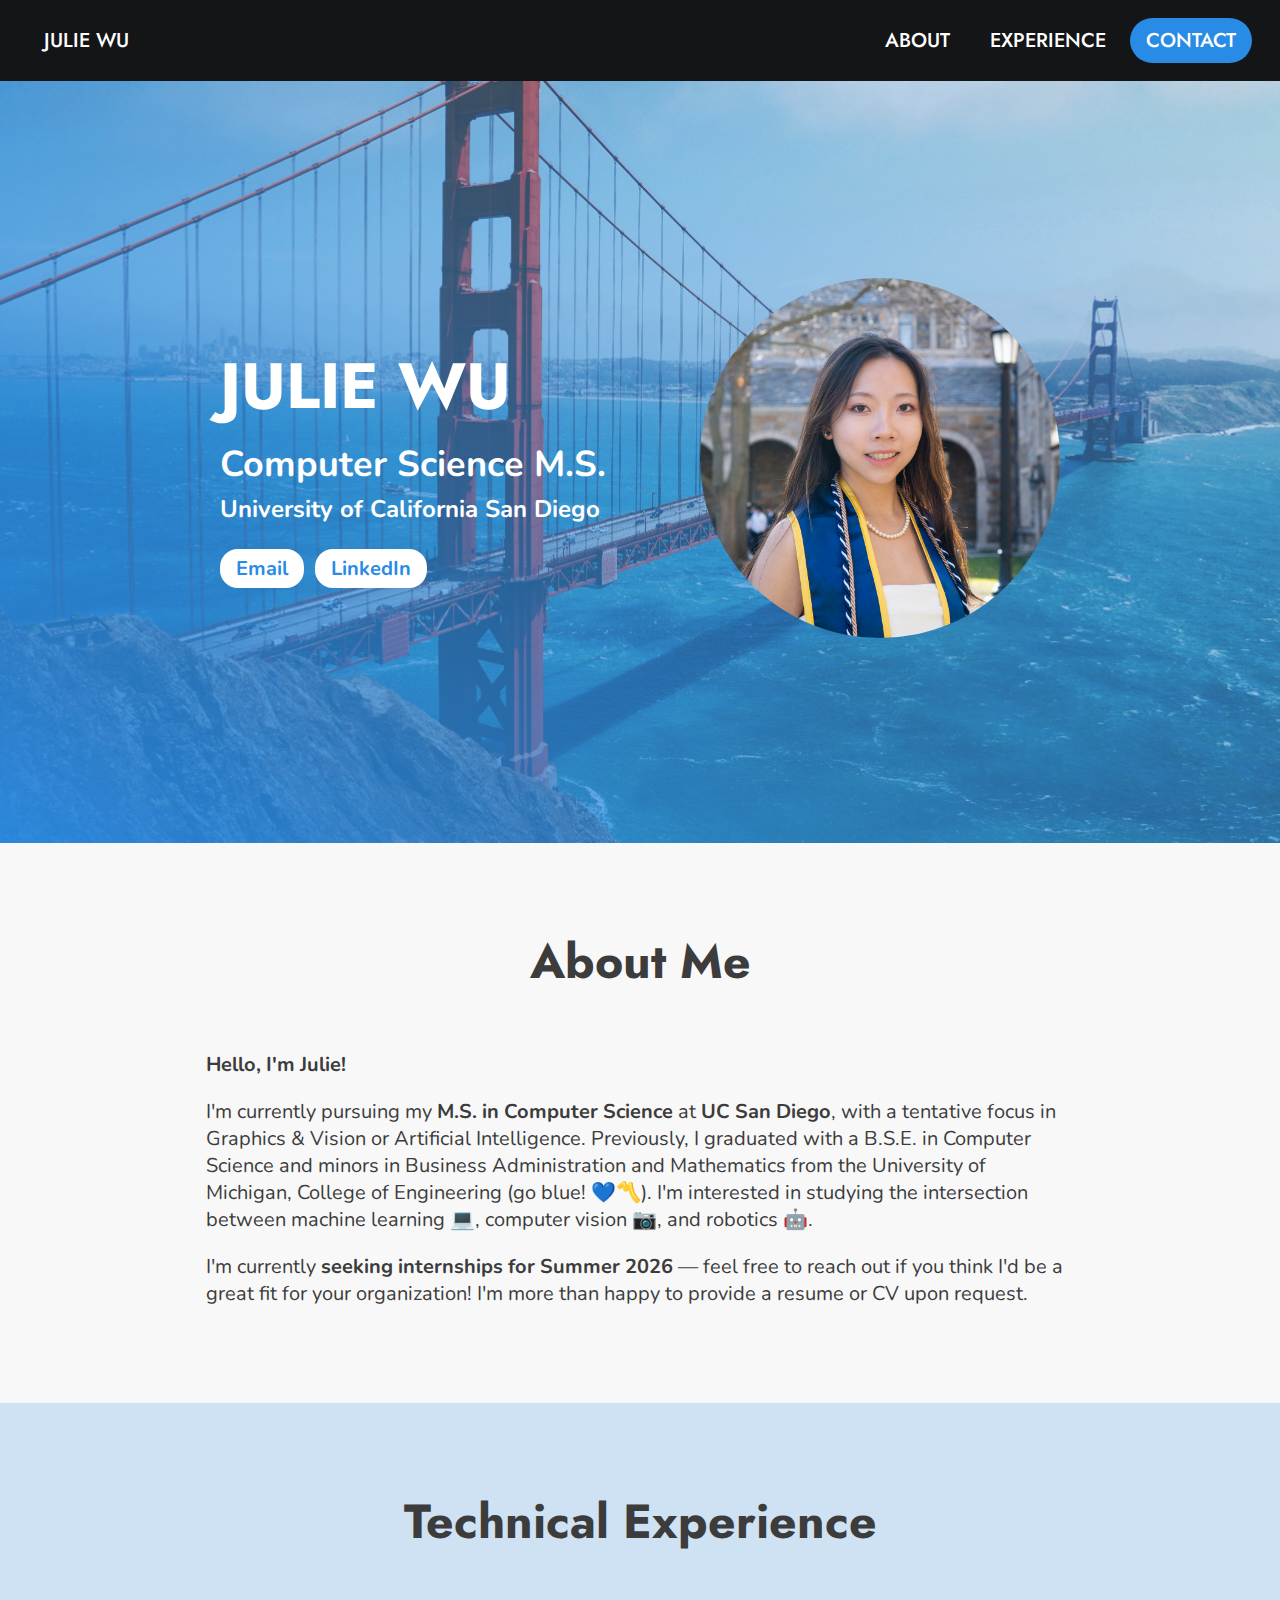
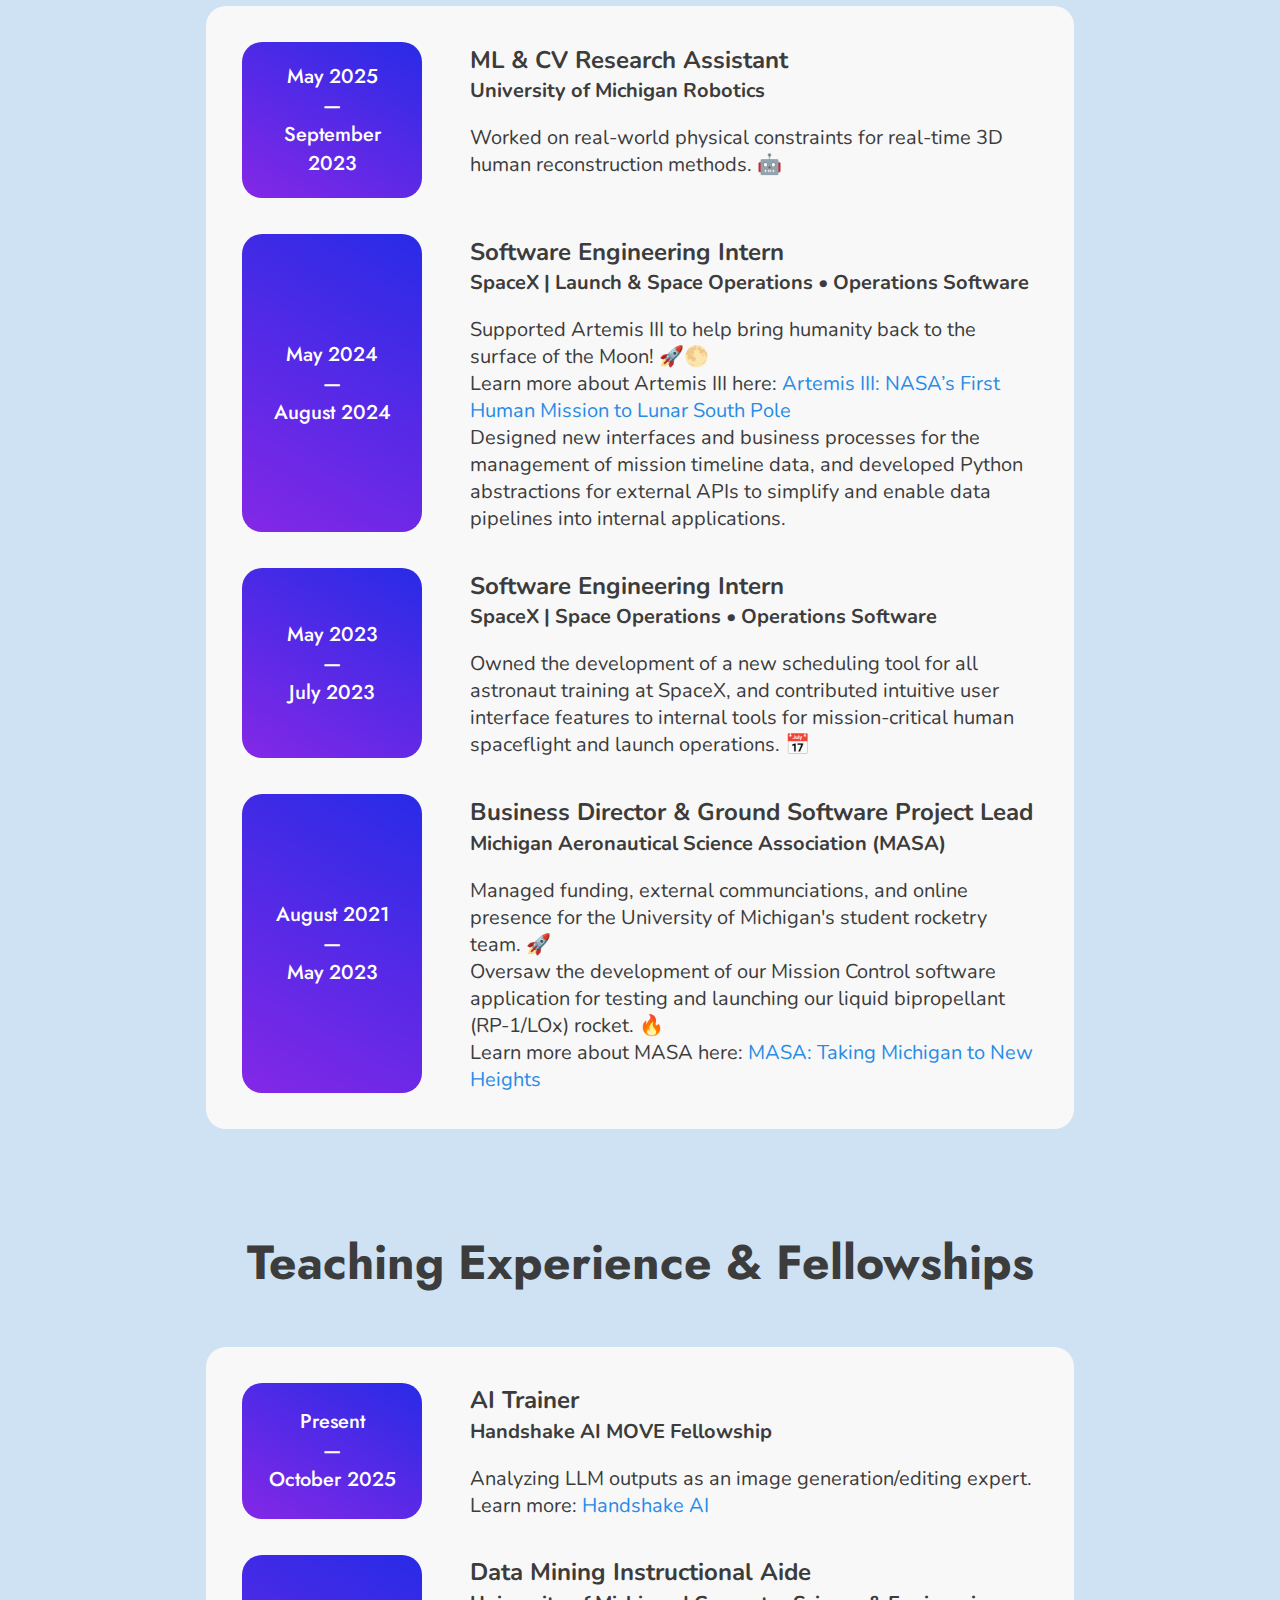
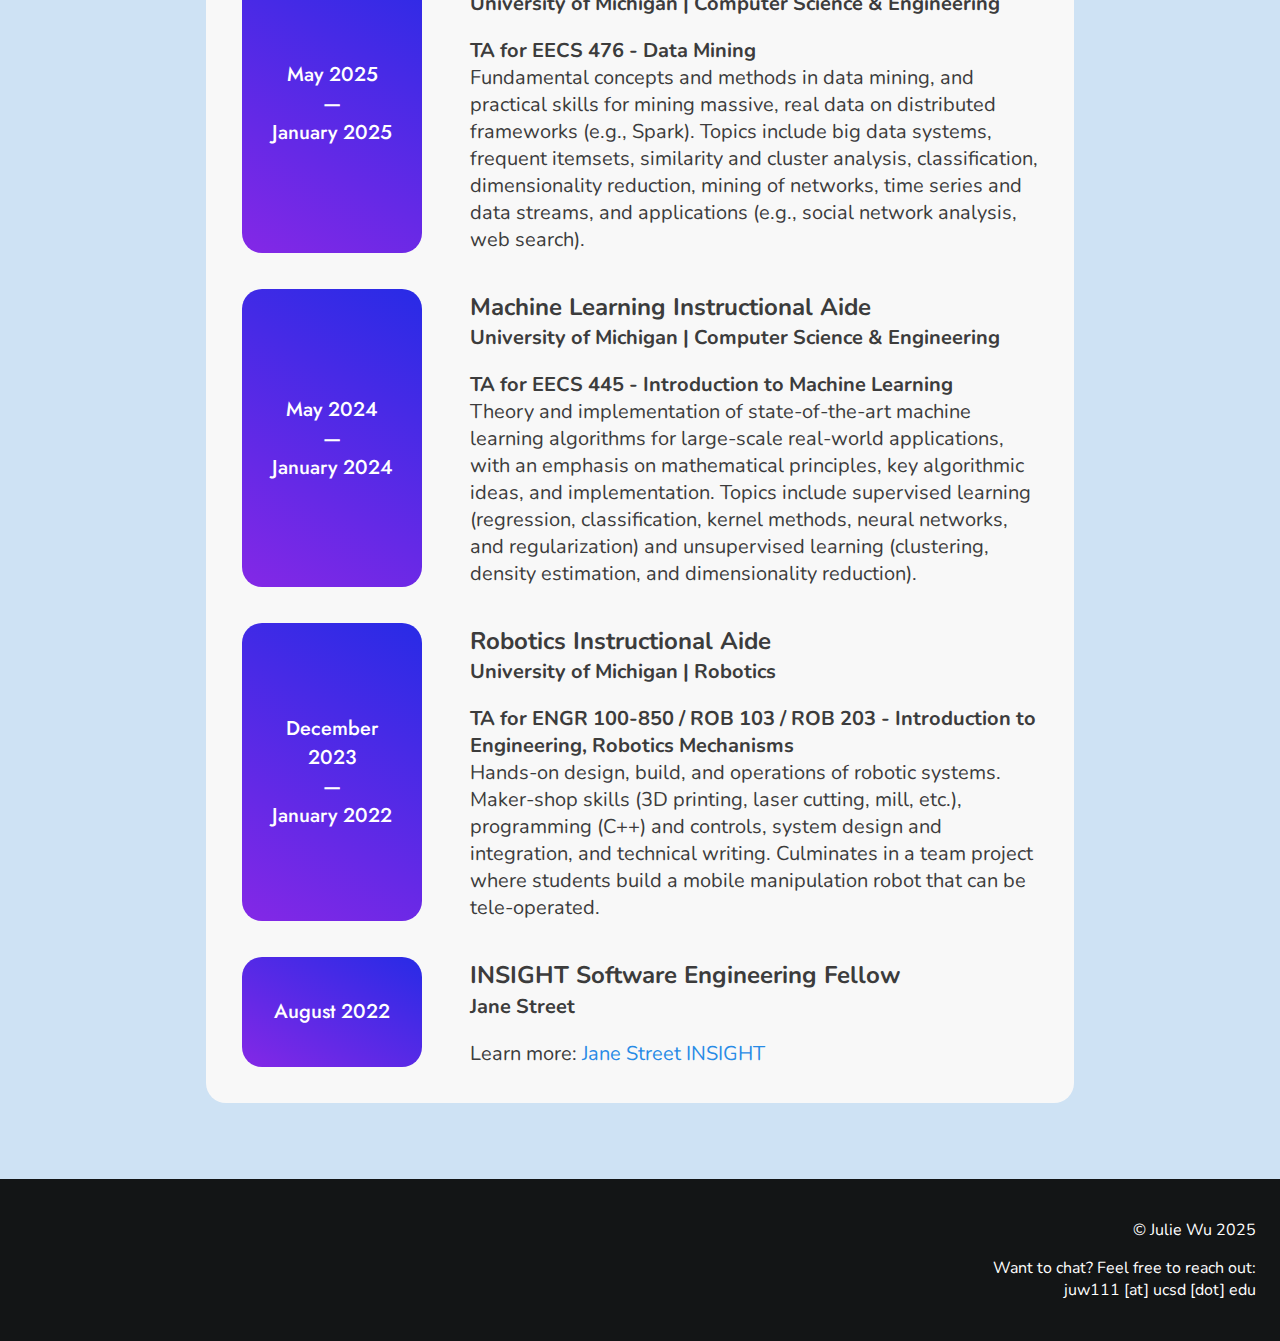
<file: index.html>
<!DOCTYPE html>
<html lang="en">
  <head>
    <meta http-equiv="Content-Type" content="text/html; charset=UTF-8" />

    <title>Julie Wu</title>

    <meta name="author" content="Julie Wu" />
    <meta name="viewport" content="width=device-width, initial-scale=1" />
    <link
      rel="stylesheet"
      href="https://cdnjs.cloudflare.com/ajax/libs/font-awesome/4.7.0/css/font-awesome.min.css"
    />
    <link rel="stylesheet" type="text/css" href="style.css" />

    <link rel="preconnect" href="https://fonts.googleapis.com" />
    <link rel="preconnect" href="https://fonts.gstatic.com" crossorigin />
    <link
      href="https://fonts.googleapis.com/css2?family=Jost:ital,wght@0,100..900;1,100..900&display=swap"
      rel="stylesheet"
    />
    <link
      href="https://fonts.googleapis.com/css2?family=Nunito:ital,wght@0,200..1000;1,200..1000&display=swap"
      rel="stylesheet"
    />
  </head>

  <body>
    <header>
      <div class="topnav" id="myTopnav">
        <a class="topnav-logo" href="#">JULIE WU</a>
        <a href="#about">ABOUT</a>
        <a href="#experience">EXPERIENCE</a>
        <a id="contact-button" href="mailto:juw111@ucsd.edu">CONTACT</a>
        <a href="javascript:void(0);" class="icon" onclick="myFunction()">
          <i class="fa fa-bars"></i>
        </a>
      </div>

      <script>
        function myFunction() {
          var x = document.getElementById("myTopnav");
          if (x.className === "topnav") {
            x.className += " responsive";
          } else {
            x.className = "topnav";
          }
        }
      </script>
    </header>

    <section class="hero" aria-label="background image">
      <div class="hero-overlay">
        <div class="left">
          <h1>JULIE WU</h1>
          <h3>Computer Science M.S.</h3>
          <h4>University of California San Diego</h4>
          <br />
          <h6>
            <a href="mailto:juw111@ucsd.edu">Email</a>
            <a href="https://linkedin.com/in/juliexwu">LinkedIn</a>
          </h6>
        </div>
        <div class="right">
          <img
            class="headshot"
            src="assets/images/headshot.jpg"
            alt="headshot"
          />
        </div>
      </div>
    </section>

    <section class="feature about-me" id="about">
      <div class="container">
        <div class="content">
          <h2 style="text-align: center">About Me</h2>
          <br />
          <p><b>Hello, I'm Julie!</b></p>
          <p>
            I'm currently pursuing my <b>M.S. in Computer Science</b> at
            <b>UC San Diego</b>, with a tentative focus in Graphics & Vision or
            Artificial Intelligence. Previously, I graduated with a B.S.E. in
            Computer Science and minors in Business Administration and
            Mathematics from the University of Michigan, College of Engineering
            (go blue! &#128153;&#12349;&#65039;). I'm interested in studying the
            intersection between machine learning &#128187;, computer vision
            &#128247;, and robotics &#129302;.
          </p>
          <p>
            I'm currently <b>seeking internships for Summer 2026</b> &mdash;
            feel free to reach out if you think I'd be a great fit for your
            organization! I'm more than happy to provide a resume or CV upon
            request.
          </p>
        </div>
      </div>
    </section>

    <section class="feature lightblue-background" id="experience">
      <div class="container">
        <div class="content">
          <h2 style="text-align: center">Technical Experience</h2>

          <div class="content-grid">
            <div class="content-card gradient-background event-date grid-item">
              <p>May 2025<br />&mdash;<br />September 2023</p>
            </div>
            <div class="grid-item event-description">
              <h4>ML & CV Research Assistant</h4>
              <h5>University of Michigan Robotics</h5>
              <p>
                Worked on real-world physical constraints for real-time 3D human
                reconstruction methods. &#129302;
              </p>
            </div>
            <div class="content-card gradient-background event-date grid-item">
              <p>May 2024<br />&mdash;<br />August 2024</p>
            </div>
            <div class="grid-item event-description">
              <h4>Software Engineering Intern</h4>
              <h5>SpaceX | Launch & Space Operations • Operations Software</h5>
              <p>
                Supported Artemis III to help bring humanity back to the surface
                of the Moon! &#128640;&#127765;<br />Learn more about Artemis
                III here:
                <a href="https://www.nasa.gov/missions/artemis/artemis-iii/"
                  >Artemis III: NASA’s First Human Mission to Lunar South
                  Pole</a
                ><br />Designed new interfaces and business processes for the
                management of mission timeline data, and developed Python
                abstractions for external APIs to simplify and enable data
                pipelines into internal applications.
              </p>
            </div>
            <div class="content-card gradient-background event-date grid-item">
              <p>May 2023<br />&mdash;<br />July 2023</p>
            </div>
            <div class="grid-item event-description">
              <h4>Software Engineering Intern</h4>
              <h5>SpaceX | Space Operations • Operations Software</h5>
              <p>
                Owned the development of a new scheduling tool for all astronaut
                training at SpaceX, and contributed intuitive user interface
                features to internal tools for mission-critical human
                spaceflight and launch operations. &#128197;
              </p>
            </div>
            <div class="content-card gradient-background event-date grid-item">
              <p>August 2021<br />&mdash;<br />May 2023</p>
            </div>
            <div class="grid-item event-description">
              <h4>Business Director & Ground Software Project Lead</h4>
              <h5>Michigan Aeronautical Science Association (MASA)</h5>
              <p>
                Managed funding, external communciations, and online presence
                for the University of Michigan's student rocketry team.
                &#128640;<br />Oversaw the development of our Mission Control
                software application for testing and launching our liquid
                bipropellant (RP-1/LOx) rocket. &#128293;<br />Learn more about
                MASA here:
                <a href="https://masa.engin.umich.edu/"
                  >MASA: Taking Michigan to New Heights</a
                >
              </p>
            </div>
          </div>

          <br />
          <h2 style="margin-top: 72px; text-align: center">
            Teaching Experience & Fellowships
          </h2>

          <div class="content-grid">
            <div class="content-card gradient-background event-date grid-item">
              <p>Present<br />&mdash;<br />October 2025</p>
            </div>
            <div class="grid-item event-description">
              <h4>AI Trainer</h4>
              <h5>Handshake AI MOVE Fellowship</h5>
              <p>
                Analyzing LLM outputs as an image generation/editing expert. Learn more:
                <a href="https://joinhandshake.com/ai">Handshake AI</a>
              </p>
            </div>
            <div class="content-card gradient-background event-date grid-item">
              <p>May 2025<br />&mdash;<br />January 2025</p>
            </div>
            <div class="grid-item event-description">
              <h4>Data Mining Instructional Aide</h4>
              <h5>University of Michigan | Computer Science & Engineering</h5>
              <p>
                <b>TA for EECS 476 - Data Mining</b><br />Fundamental concepts
                and methods in data mining, and practical skills for mining
                massive, real data on distributed frameworks (e.g., Spark).
                Topics include big data systems, frequent itemsets, similarity
                and cluster analysis, classification, dimensionality reduction,
                mining of networks, time series and data streams, and
                applications (e.g., social network analysis, web search).
              </p>
            </div>
            <div class="content-card gradient-background event-date grid-item">
              <p>May 2024<br />&mdash;<br />January 2024</p>
            </div>
            <div class="grid-item event-description">
              <h4>Machine Learning Instructional Aide</h4>
              <h5>University of Michigan | Computer Science & Engineering</h5>
              <p>
                <b>TA for EECS 445 - Introduction to Machine Learning</b
                ><br />Theory and implementation of state-of-the-art machine
                learning algorithms for large-scale real-world applications,
                with an emphasis on mathematical principles, key algorithmic
                ideas, and implementation. Topics include supervised learning
                (regression, classification, kernel methods, neural networks,
                and regularization) and unsupervised learning (clustering,
                density estimation, and dimensionality reduction).
              </p>
            </div>
            <div class="content-card gradient-background event-date grid-item">
              <p>December 2023<br />&mdash;<br />January 2022</p>
            </div>
            <div class="grid-item event-description">
              <h4>Robotics Instructional Aide</h4>
              <h5>University of Michigan | Robotics</h5>
              <p>
                <b
                  >TA for ENGR 100-850 / ROB 103 / ROB 203 - Introduction to
                  Engineering, Robotics Mechanisms</b
                ><br />Hands-on design, build, and operations of robotic
                systems. Maker-shop skills (3D printing, laser cutting, mill,
                etc.), programming (C++) and controls, system design and
                integration, and technical writing. Culminates in a team project
                where students build a mobile manipulation robot that can be
                tele-operated.
              </p>
            </div>
            <div class="content-card gradient-background event-date grid-item">
              <p>August 2022</p>
            </div>
            <div class="grid-item event-description">
              <h4>INSIGHT Software Engineering Fellow</h4>
              <h5>Jane Street</h5>
              <p>
                Learn more:
                <a
                  href="https://www.janestreet.com/join-jane-street/programs-and-events/insight/"
                  >Jane Street INSIGHT</a
                >
              </p>
            </div>
          </div>
        </div>
      </div>
    </section>
  </body>

  <footer>
    <p>&copy; Julie Wu 2025</p>
    <p>Want to chat? Feel free to reach out:<br />juw111 [at] ucsd [dot] edu</p>
  </footer>
</html>
</file>
<file: style.css>
@import './constants.css';

a {
    color: var(--primary-color);
    text-decoration: none;
    font-size: 20px;
}

a:focus,
a:hover {
    color: var(--secondary-color-1);
    text-decoration: underline;
}

body,
td,
th,
tr,
p {
    color: var(--on-body-bg-color);
    
    font-family: var(--main-font), sans-serif;
    font-size: 20px;
}

strong {
    color: var(--on-body-bg-color);
    
    font-family: var(--main-font), sans-serif;
    font-size: 14px;

    margin-block-start: 0.5rem;
    margin-block-end: 0.5rem;
}

h1 {
    color: var(--on-body-bg-color);

    font-family: var(--display-font), sans-serif;
    font-weight: 700;
    font-size: 64px;

    margin-block-start: 0.5rem;
    margin-block-end: 0.5rem;
}

h2 {
    color: var(--on-body-bg-color);

    font-family: var(--display-font), sans-serif;
    font-size: 48px;

    margin-block-start: 0.5rem;
    margin-block-end: 0.5rem;
}

h3 {
    color: var(--on-body-bg-color);

    font-family: var(--main-font), sans-serif;
    font-size: 36px;

    margin-block-start: 0.25rem;
    margin-block-end: 0.25rem;
}

h4 {
    color: var(--on-body-bg-color);

    font-family: var(--main-font), sans-serif;
    font-size: 24px;

    margin-block-start: 0.1rem;
    margin-block-end: 0.1rem;
}

h5 {
    color: var(--on-body-bg-color);

    font-family: var(--main-font), sans-serif;
    font-size: 20px;

    margin-block-start: 0.1rem;
    margin-block-end: 0.1rem;
}

h6 {
    color: var(--on-body-bg-color);

    font-family: var(--main-font), sans-serif;
    font-size: 20px;
    font-weight: 700;

    margin-block-start: 0.1rem;
    margin-block-end: 0.1rem;
}

@media screen and (max-width: 600px) {
    body,
    td,
    th,
    tr,
    p,
    a {
        font-size: 16px;
    }
    
    h1 {
        font-size: 48px;
    }

    h2 {
        font-size: 36px;
    }

    h3 {
        font-size: 28px;
    }

    h4 {
        font-size: 22px;
    }

    h5 {
        font-size: 18px;
    }

    h6 {
        font-size: 16px;
    }
}

/* FROM JON BARRON'S ACADEMIC PERSONAL WEBSITE */

.papertitle {
    font-family: 'Lato', Verdana, Helvetica, sans-serif;
    font-size: 14px;
    font-weight: 700;
}

.name {
    padding-top: 20px;
    margin: 0;
    font-family: var(--display-font);
    font-size: 32px;
}

.one {
    width: 160px;
    height: 160px;
    position: relative;
}

.two {
    width: 160px;
    height: 160px;
    position: absolute;
    transition: opacity .2s ease-in-out;
    -moz-transition: opacity .2s ease-in-out;
    -webkit-transition: opacity .2s ease-in-out;
}

.fade {
    transition: opacity .2s ease-in-out;
    -moz-transition: opacity .2s ease-in-out;
    -webkit-transition: opacity .2s ease-in-out;
}

span.highlight {
    background-color: #ffffd0;
}

.colored-box {
    color: black;
    padding: 20px;
    display: inline-block;
    border-radius: 10px;
}

/* BODY */

body {
    margin: 0;

    background-color: var(--body-bg-color);
}

/* NAV BAR */

header {
    background-color: var(--nav-bg-color);

    position: fixed;
    z-index: 1;
    top: 0;
    left: 0;
    width: 100vw;
    height: auto;
}

.topnav {
    display: flex;
    justify-content: flex-end;
    
    overflow: hidden;
    background-color: var(--nav-bg-color);
    padding: 12px 24px;
}

.topnav a {
    float: left;
    display: block;
    color: var(--on-nav-bg-color);
    text-align: center;
    margin: 6px 4px;
    padding: 8px 16px;
    

    font-family: var(--display-font), sans-serif;
    font-weight: 500;
    font-size: 20px;

    text-decoration: none;
}

.topnav a:hover,
.topnav a:active {
    color: var(--on-nav-bg-color);
    
    border-radius: 8px;

    text-decoration: underline;
    text-underline-offset: 3px;
}

.topnav .icon {
    display: none;
}

a.topnav-logo {
    margin-right: auto;
    z-index: 100;
}

a.topnav-logo:hover {
    text-decoration: none;
}

a.topnav-logo img {
    display: inline-block;
    width: auto;
}

#contact-button {
    background-color: var(--primary-color);
    color: var(--on-primary-color);

    border-radius: 24px;
}

#contact-button:hover {
    background: linear-gradient(30deg, var(--secondary-color-1) 15%, var(--secondary-color-2)) 95%;
    color: var(--on-secondary-color);

    border-radius: 24px;

    text-decoration: none;
}

@media screen and (max-width: 600px) {
    .topnav a:not(:first-child) {
        display: none;
    }

    .topnav a.icon {
        float: right;
        display: block;
    }
}

@media screen and (max-width: 600px) {
    .topnav {
        display: block;
    }
    
    .topnav.responsive {
        position: relative;
    }

    .topnav.responsive .icon {
        position: absolute;
        right: 0;
        top: 0;
    }

    .topnav.responsive a {
        float: none;
        display: block;
        text-align: center;
    }
}

/* HERO */

.hero {
    position: relative;
    display: flex;
    padding: 120px 0 48px 0;
    width: auto;
    min-height: 75vh;
    max-height: 100vh;

    color: var(--on-primary-color);

    background-image: linear-gradient(30deg, var(--transparent-sky-blue), var(--transparent)),
        url('assets/images/maarten-van-den-heuvel-gZXx8lKAb7Y-unsplash.jpg');
    background-size: cover;
    background-position: center;
    background-repeat: no-repeat;

    align-items: center;
    align-content: center;
    justify-content: center;
}

.hero-overlay {
    display: flex;
    flex-wrap: wrap;

    width: 75%;
    justify-content: center;
}

.hero-overlay div {
    display: inline-block;

    text-align: left;
}

.hero-overlay .left {
    margin: auto 0;
    width: 50%;
}

.hero-overlay h1,
.hero-overlay h2,
.hero-overlay h3,
.hero-overlay h4,
.hero-overlay h5,
.hero-overlay h6,
.hero-overlay p {
    color: var(--on-primary-color);

    width: auto;
}

.hero-overlay a {
    padding: 6px 16px;
    margin: 0 6px 0 0;

    color: var(--primary-color);
    background: var(--on-primary-color);
    border-radius: 18px;

    text-decoration: none;
}

.hero-overlay a:focus,
.hero-overlay a:hover {
    color: var(--on-primary-color);
    background: linear-gradient(30deg, var(--secondary-color-1) 15%, var(--secondary-color-2)) 95%;
}

.hero-overlay .headshot {
    float: right;
    width: 360px;
    height: 360px;

    border-radius: 50%;
}

@media screen and (max-width: 1200px) {
    .main {
        justify-content: space-between;
    }

    .hero-overlay {
        width: 80%;
    }

    .hero-overlay .left {
        order: 2;
        width: 100%;
        padding-top: 24px;
        text-align: center;
    }

    .hero-overlay .right {
        order: 1;
    }

    .hero-overlay .headshot {
        width: 280px;
        height: 280px;
    }
}

@media screen and (max-width: 600px) {
    .hero {
        height: 85vh;
    }
}

@media screen and (max-width: 360px) {
    .hero-overlay a {
        display: block;
        margin: 16px 0;
        padding: 8px 16px;
    }

    .hero-overlay .headshot {
        width: 240px;
        height: 240px;
    }
}

/* FOOTER */

footer {
    background-color: var(--nav-bg-color);

    font-family: var(--display-font), sans-serif;
    font-weight: 400;

    width: auto;
    padding: 24px;
    text-align: right;
}

footer p {
    color: var(--on-nav-bg-color);
    font-size: 16px;
}

/* COMPONENTS */

.container {
    position: relative;
    margin: 20px auto;
    padding: 20px;
    width: auto;

    display: flex;
    justify-content: center;
    align-items: center;
}

.content {
    position: relative;
    padding: 20px;
    width: 70%;

    display: block;
}

.content-card {
    position: relative;
    padding: 20px;
    margin-bottom: 20px;

    border-radius: 20px;
}

.feature {
    padding-top: 1rem;
    padding-bottom: 1rem;
}

.gradient-background {
    background: linear-gradient(30deg, var(--secondary-color-1), var(--secondary-color-2));
    color: var(--on-secondary-color);
}

.grey-background {
    background: var(--on-body-accent-bg-color);
}

.lightblue-background {
    background: var(--light-blue);
}

.content-grid {
    display: grid;
    grid-template: auto auto / 180px auto;
    grid-auto-rows: auto;

    grid-row-gap: 36px;
    grid-column-gap: 48px;

    margin-top: 50px;

    background-color: var(--body-bg-color);
    border-radius: 20px;
    padding: 36px;
}

.content-grid .grid-item {
    margin: 0;

    align-items: center;
    justify-content: center;
}

.content-grid .event-date {
    display: flex;
    text-align: center;

    padding: auto 20px;

    height: auto;
}

.content-grid .event-date p {
    font-family: var(--display-font), sans-serif;
    font-weight: 500;
    font-size: 20px;

    color: var(--on-secondary-color);
    margin-block: 0;
}

.content-grid .event-description p {
    margin-block-end: 0;
}

@media screen and (max-width: 1200px) {
    .content {
        width: 80%;
    }
}

@media screen and (max-width: 640px) {
    .content {
        width: 90%;
    }

    .content-grid {
        grid-template: auto auto / 120px auto;

        grid-row-gap: 24px;
        grid-column-gap: 24px;

        margin-top: 50px;
        padding: 24px;
    }
}

@media screen and (max-width: 480px) {
    .content-grid {
        display: block;
        justify-content: space-between;
    }

    .content-grid .event-date,
    .content-grid .event-description {
        margin-bottom: 24px;
    }
}
</file>
